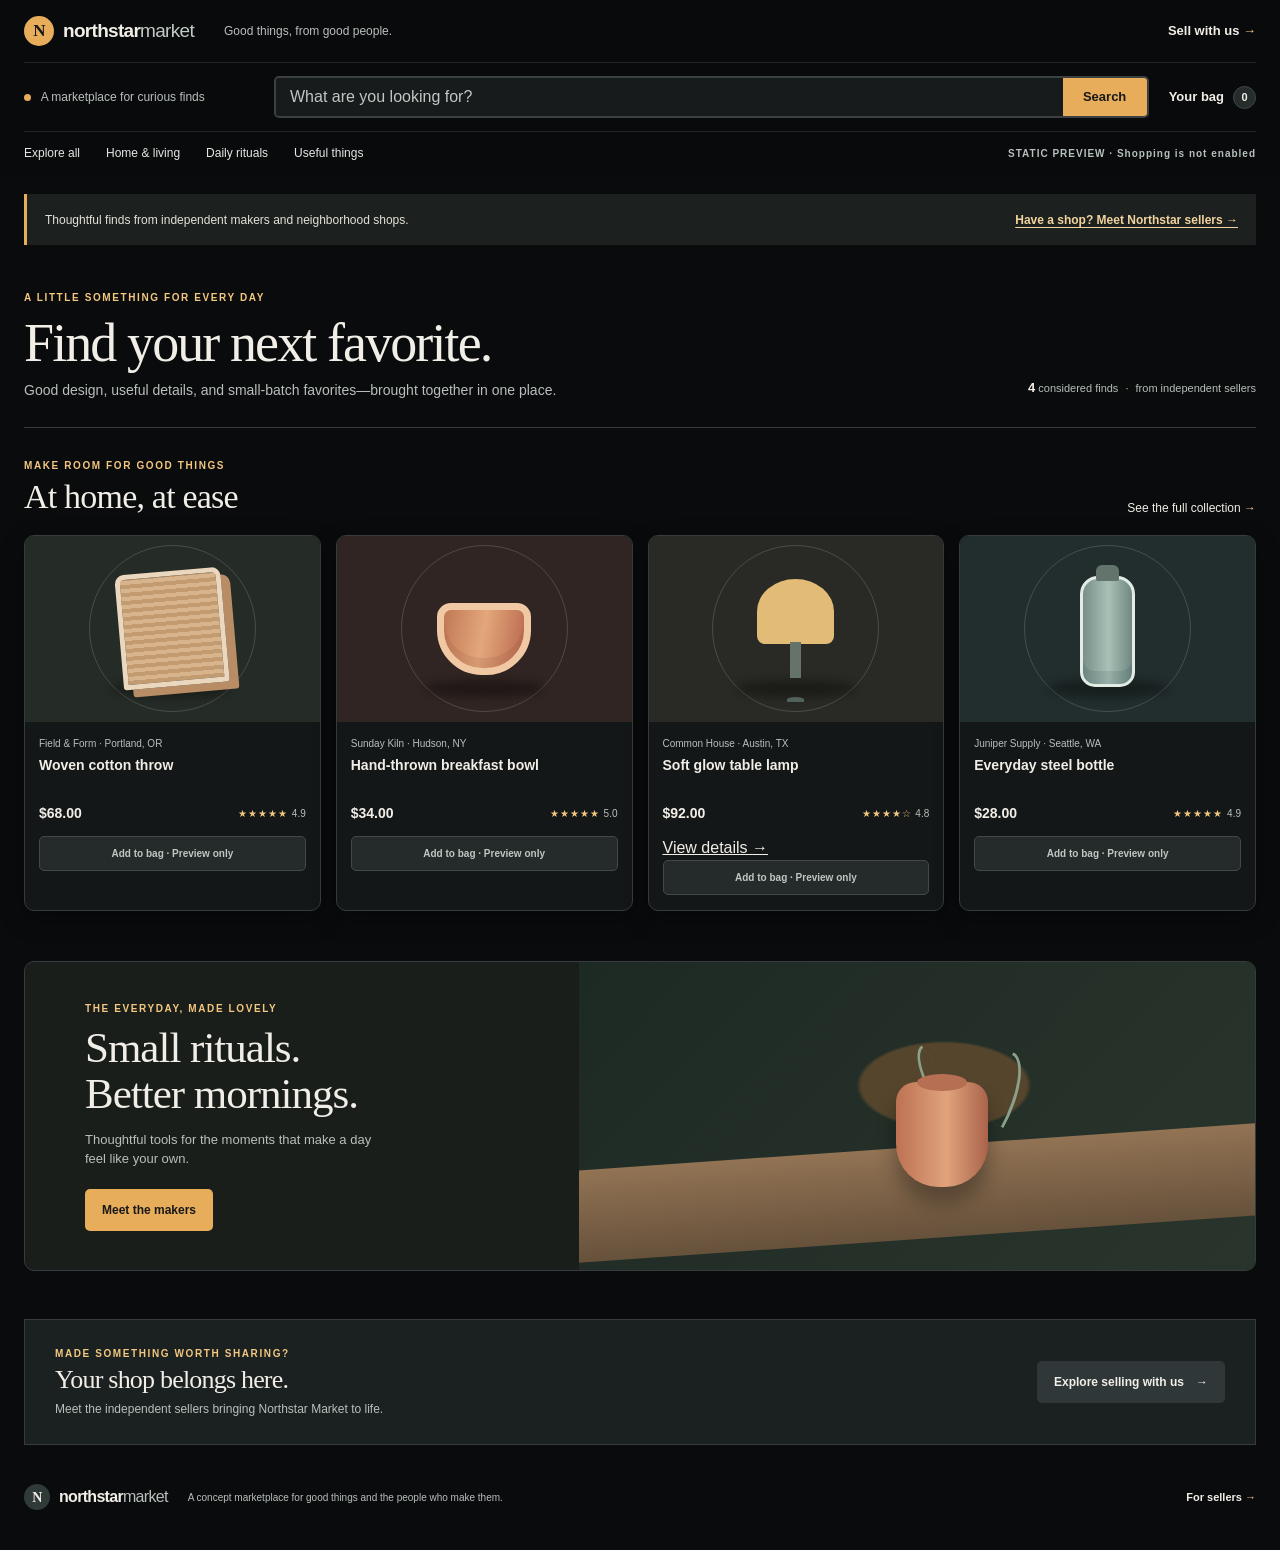
<file: index.html>
<!doctype html>
<html lang="en">
  <head>
    <meta charset="utf-8" />
    <meta name="viewport" content="width=device-width, initial-scale=1" />
    <meta
      name="description"
      content="A static marketplace concept for discovering thoughtful everyday goods from independent sellers."
    />
    <title>Northstar Market — Find your next favorite</title>
    <link rel="stylesheet" href="/styles.css" />
  </head>
  <body>
    <a class="skip-link" href="#main-content">Skip to content</a>

    <header class="site-header">
      <div class="utility-bar">
        <a class="brand" href="/" aria-label="Northstar Market home">
          <span class="brand-mark" aria-hidden="true">N</span>
          <span>northstar<span class="brand-market">market</span></span>
        </a>
        <span class="delivery-note">Good things, from good people.</span>
        <a class="seller-link" href="/sellers">Sell with us <span aria-hidden="true">→</span></a>
      </div>

      <div class="search-row">
        <span class="location-note"><span class="location-dot" aria-hidden="true"></span> A marketplace for curious finds</span>
        <form class="search-box" role="search" aria-label="Preview search">
          <label class="visually-hidden" for="market-search">Search the marketplace</label>
          <input id="market-search" type="search" placeholder="What are you looking for?" disabled />
          <button type="button" disabled aria-label="Search is not available in this preview">Search</button>
        </form>
        <span class="cart-note" aria-disabled="true">Your bag <span class="cart-count">0</span></span>
      </div>

      <nav class="category-nav" aria-label="Shop categories">
        <a href="#all-finds">Explore all</a>
        <a href="#home-goods">Home &amp; living</a>
        <a href="#daily-rituals">Daily rituals</a>
        <a href="#useful-things">Useful things</a>
        <span class="preview-label">STATIC PREVIEW · Shopping is not enabled</span>
      </nav>
    </header>

    <main id="main-content">
      <section class="welcome-strip" aria-label="Marketplace introduction">
        <p>Thoughtful finds from independent makers and neighborhood shops.</p>
        <a href="/sellers">Have a shop? Meet Northstar sellers <span aria-hidden="true">→</span></a>
      </section>

      <section class="catalog-intro" id="all-finds">
        <div>
          <p class="eyebrow">A little something for every day</p>
          <h1>Find your next favorite.</h1>
          <p class="intro-copy">Good design, useful details, and small-batch favorites—brought together in one place.</p>
        </div>
        <p class="results-note"><strong>4</strong> considered finds <span>·</span> from independent sellers</p>
      </section>

      <section class="aisle-section" id="home-goods" aria-labelledby="home-heading">
        <div class="section-heading">
          <div>
            <p class="eyebrow">Make room for good things</p>
            <h2 id="home-heading">At home, at ease</h2>
          </div>
          <a class="text-link" href="#daily-rituals">See the full collection <span aria-hidden="true">→</span></a>
        </div>

        <div class="product-grid">
          <article class="product-card">
            <div class="product-art art--linen" aria-hidden="true"><span class="art-object"></span><span class="art-shadow"></span></div>
            <div class="product-details">
              <p class="seller-name">Field &amp; Form · Portland, OR</p>
              <h3>Woven cotton throw</h3>
              <div class="product-meta"><span class="price">$68.00</span><span class="rating">★★★★★ <span>4.9</span></span></div>
              <button class="add-button" type="button" disabled>Add to bag · Preview only</button>
            </div>
          </article>

          <article class="product-card">
            <div class="product-art art--ceramic" aria-hidden="true"><span class="art-object"></span><span class="art-shadow"></span></div>
            <div class="product-details">
              <p class="seller-name">Sunday Kiln · Hudson, NY</p>
              <h3>Hand-thrown breakfast bowl</h3>
              <div class="product-meta"><span class="price">$34.00</span><span class="rating">★★★★★ <span>5.0</span></span></div>
              <button class="add-button" type="button" disabled>Add to bag · Preview only</button>
            </div>
          </article>

          <article class="product-card">
            <div class="product-art art--lamp" aria-hidden="true"><span class="art-object"></span><span class="art-shadow"></span></div>
            <div class="product-details">
              <p class="seller-name">Common House · Austin, TX</p>
              <h3>Soft glow table lamp</h3>
              <div class="product-meta"><span class="price">$92.00</span><span class="rating">★★★★☆ <span>4.8</span></span></div>
              <a class="product-detail-link" href="/products/soft-glow-table-lamp">View details <span aria-hidden="true">→</span></a>
              <button class="add-button" type="button" disabled>Add to bag · Preview only</button>
            </div>
          </article>

          <article class="product-card" id="useful-things">
            <div class="product-art art--bottle" aria-hidden="true"><span class="art-object"></span><span class="art-shadow"></span></div>
            <div class="product-details">
              <p class="seller-name">Juniper Supply · Seattle, WA</p>
              <h3>Everyday steel bottle</h3>
              <div class="product-meta"><span class="price">$28.00</span><span class="rating">★★★★★ <span>4.9</span></span></div>
              <button class="add-button" type="button" disabled>Add to bag · Preview only</button>
            </div>
          </article>
        </div>
      </section>

      <section class="ritual-band" id="daily-rituals" aria-labelledby="ritual-heading">
        <div class="ritual-copy">
          <p class="eyebrow">The everyday, made lovely</p>
          <h2 id="ritual-heading">Small rituals.<br />Better mornings.</h2>
          <p>Thoughtful tools for the moments that make a day feel like your own.</p>
          <a class="button-link" href="/sellers">Meet the makers</a>
        </div>
        <div class="ritual-art" aria-hidden="true"><span class="ritual-vessel"></span><span class="ritual-leaf leaf-one"></span><span class="ritual-leaf leaf-two"></span><span class="ritual-table"></span></div>
      </section>

      <section class="seller-callout">
        <div>
          <p class="eyebrow">Made something worth sharing?</p>
          <h2>Your shop belongs here.</h2>
          <p>Meet the independent sellers bringing Northstar Market to life.</p>
        </div>
        <a class="button-link button-link--dark" href="/sellers">Explore selling with us <span aria-hidden="true">→</span></a>
      </section>
    </main>

    <footer class="site-footer">
      <a class="brand brand--footer" href="/">
        <span class="brand-mark" aria-hidden="true">N</span>
        <span>northstar<span class="brand-market">market</span></span>
      </a>
      <p>A concept marketplace for good things and the people who make them.</p>
      <a href="/sellers">For sellers <span aria-hidden="true">→</span></a>
    </footer>
  </body>
</html>
</file>
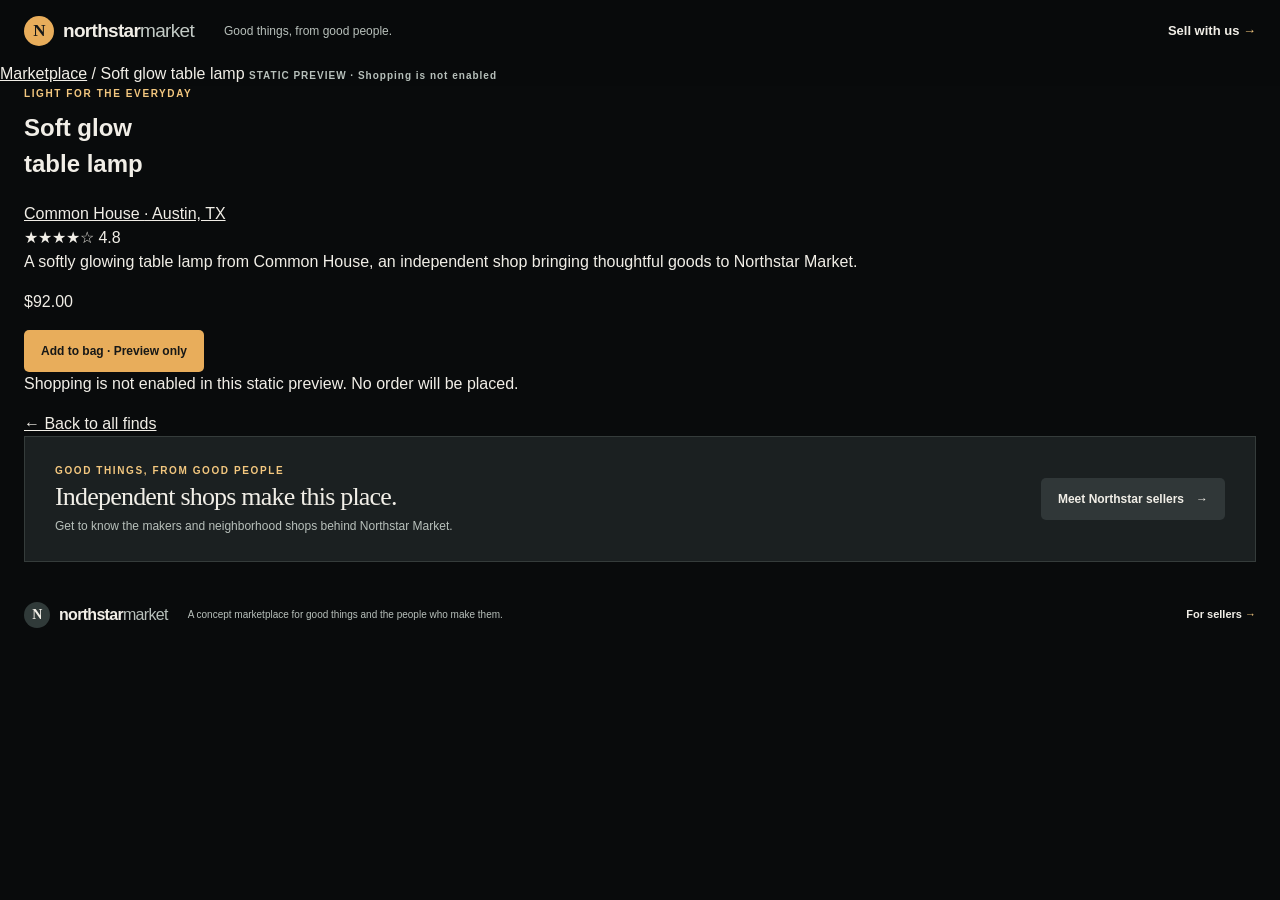
<file: product-lamp.html>
<!doctype html>
<html lang="en">
  <head>
    <meta charset="utf-8" />
    <meta name="viewport" content="width=device-width, initial-scale=1" />
    <meta
      name="description"
      content="Discover the Soft glow table lamp from Common House on Northstar Market."
    />
    <title>Soft glow table lamp — Northstar Market</title>
    <link rel="stylesheet" href="/styles.css" />
  </head>
  <body class="product-page">
    <a class="skip-link" href="#main-content">Skip to content</a>

    <header class="site-header">
      <div class="utility-bar">
        <a class="brand" href="/" aria-label="Northstar Market home">
          <span class="brand-mark" aria-hidden="true">N</span>
          <span>northstar<span class="brand-market">market</span></span>
        </a>
        <span class="delivery-note">Good things, from good people.</span>
        <a class="seller-link" href="/sellers">Sell with us <span aria-hidden="true">→</span></a>
      </div>
      <nav class="product-nav" aria-label="Breadcrumb">
        <a href="/">Marketplace</a>
        <span aria-hidden="true">/</span>
        <span aria-current="page">Soft glow table lamp</span>
        <span class="preview-label">STATIC PREVIEW · Shopping is not enabled</span>
      </nav>
    </header>

    <main id="main-content">
      <section class="product-detail" aria-labelledby="product-heading">
        <div class="product-detail-art" role="img" aria-label="Illustration of a soft glow table lamp">
          <span class="detail-sun" aria-hidden="true"></span>
          <span class="detail-lamp-shade" aria-hidden="true"></span>
          <span class="detail-lamp-stem" aria-hidden="true"></span>
          <span class="detail-lamp-base" aria-hidden="true"></span>
          <span class="detail-lamp-table" aria-hidden="true"></span>
        </div>

        <div class="product-detail-copy">
          <p class="eyebrow">Light for the everyday</p>
          <h1 id="product-heading">Soft glow<br />table lamp</h1>
          <a class="detail-seller" href="/sellers">Common House <span>· Austin, TX</span></a>

          <div class="detail-rating" aria-label="Rated 4.8 out of 5">
            <span aria-hidden="true">★★★★☆</span>
            <span>4.8</span>
          </div>

          <p class="detail-description">A softly glowing table lamp from Common House, an independent shop bringing thoughtful goods to Northstar Market.</p>

          <div class="detail-purchase">
            <p class="detail-price">$92.00</p>
            <button class="button-link detail-button" type="button" disabled aria-describedby="purchase-note">
              Add to bag · Preview only
            </button>
            <p id="purchase-note" class="detail-preview-note">Shopping is not enabled in this static preview. No order will be placed.</p>
          </div>

          <a class="detail-back-link" href="/">← Back to all finds</a>
        </div>
      </section>

      <section class="seller-callout product-seller-callout" aria-label="About the marketplace">
        <div>
          <p class="eyebrow">Good things, from good people</p>
          <h2>Independent shops make this place.</h2>
          <p>Get to know the makers and neighborhood shops behind Northstar Market.</p>
        </div>
        <a class="button-link button-link--dark" href="/sellers">Meet Northstar sellers <span aria-hidden="true">→</span></a>
      </section>
    </main>

    <footer class="site-footer">
      <a class="brand brand--footer" href="/">
        <span class="brand-mark" aria-hidden="true">N</span>
        <span>northstar<span class="brand-market">market</span></span>
      </a>
      <p>A concept marketplace for good things and the people who make them.</p>
      <a href="/sellers">For sellers <span aria-hidden="true">→</span></a>
    </footer>
  </body>
</html>
</file>
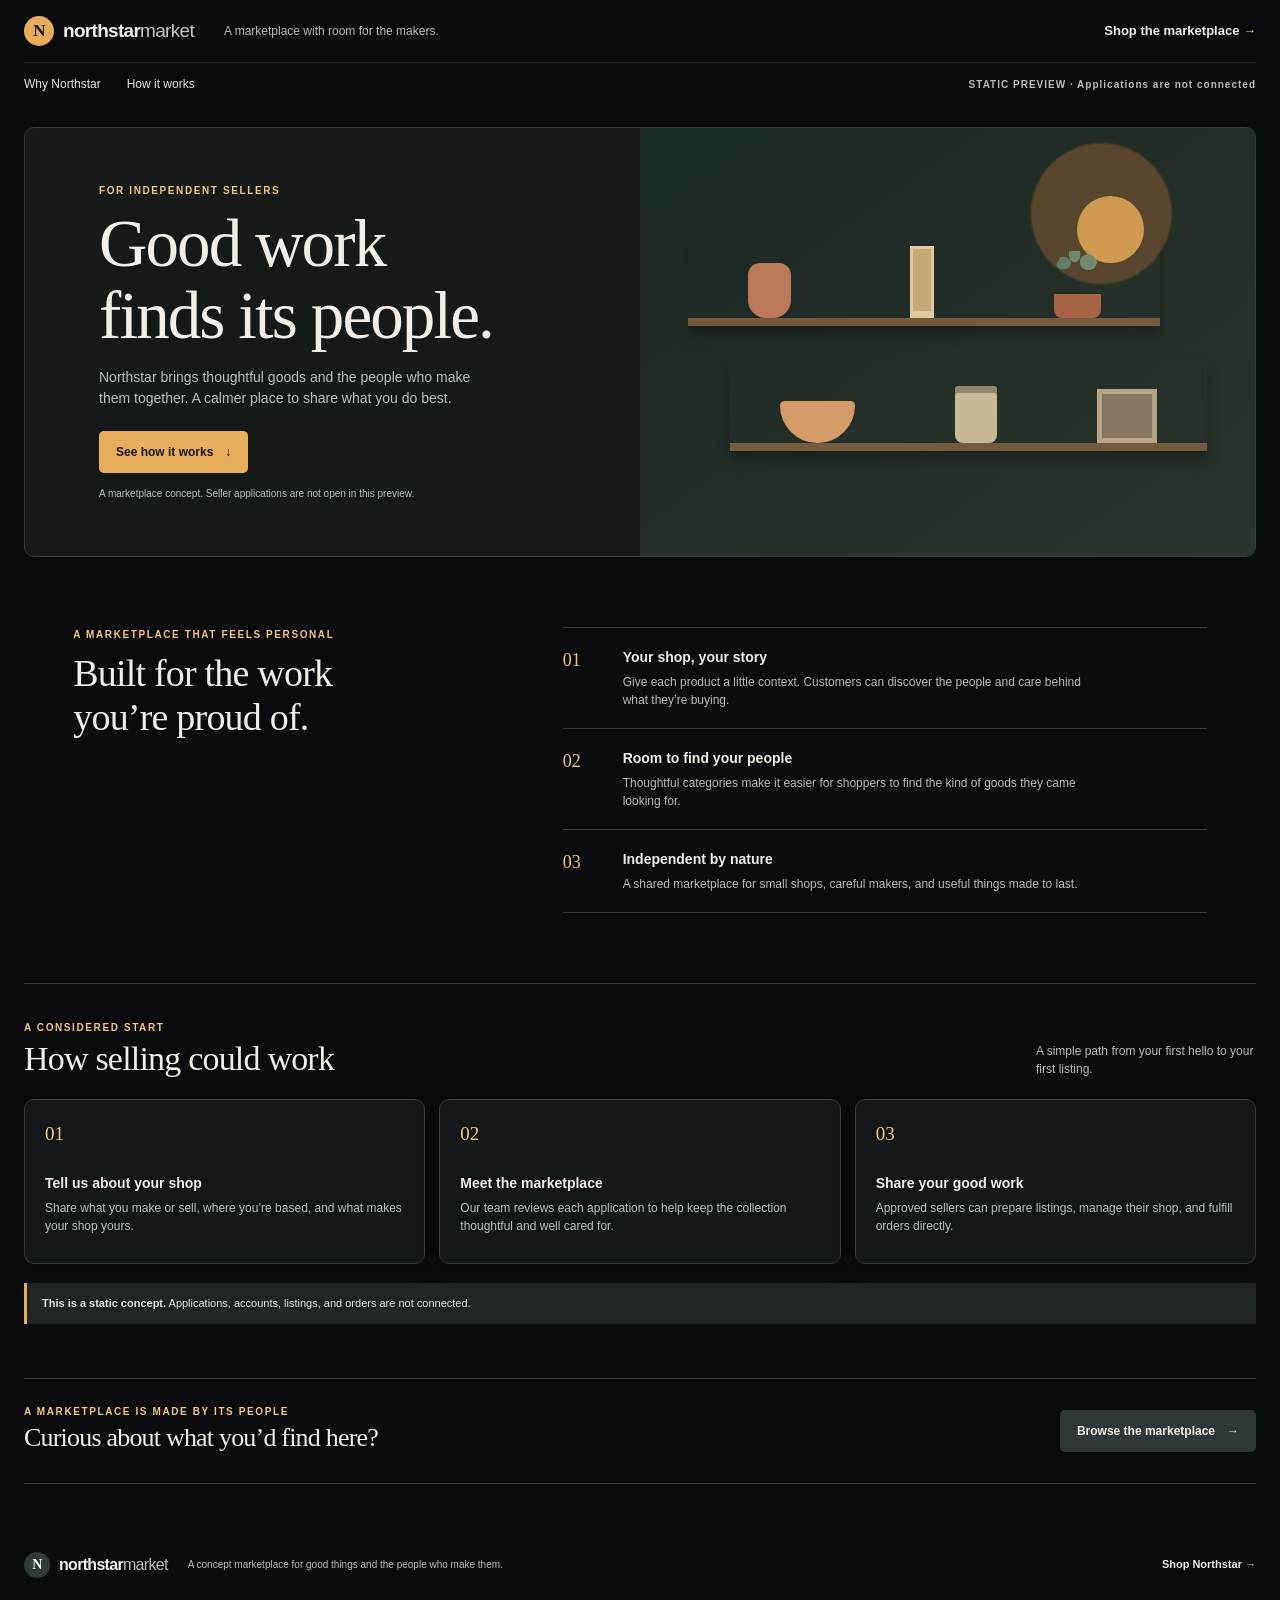
<file: sellers.html>
<!doctype html>
<html lang="en">
  <head>
    <meta charset="utf-8" />
    <meta name="viewport" content="width=device-width, initial-scale=1" />
    <meta
      name="description"
      content="Discover how independent makers and neighborhood shops can find a home at Northstar Market."
    />
    <title>Sell with Northstar Market — Good work finds its people</title>
    <link rel="stylesheet" href="/styles.css" />
  </head>
  <body class="seller-page">
    <a class="skip-link" href="#main-content">Skip to content</a>

    <header class="site-header">
      <div class="utility-bar">
        <a class="brand" href="/" aria-label="Northstar Market home">
          <span class="brand-mark" aria-hidden="true">N</span>
          <span>northstar<span class="brand-market">market</span></span>
        </a>
        <span class="delivery-note">A marketplace with room for the makers.</span>
        <a class="seller-link" href="/">Shop the marketplace <span aria-hidden="true">→</span></a>
      </div>
      <div class="seller-nav">
        <a href="#why-northstar">Why Northstar</a>
        <a href="#how-it-works">How it works</a>
        <span class="preview-label">STATIC PREVIEW · Applications are not connected</span>
      </div>
    </header>

    <main id="main-content">
      <section class="seller-hero" id="why-northstar">
        <div class="seller-hero-copy">
          <p class="eyebrow">For independent sellers</p>
          <h1>Good work<br />finds its people.</h1>
          <p>Northstar brings thoughtful goods and the people who make them together. A calmer place to share what you do best.</p>
          <a class="button-link" href="#how-it-works">See how it works <span aria-hidden="true">↓</span></a>
          <p class="hero-footnote">A marketplace concept. Seller applications are not open in this preview.</p>
        </div>
        <div class="seller-hero-art" aria-hidden="true">
          <div class="hero-shelf shelf-top"><span class="hero-vase"></span><span class="hero-book"></span><span class="hero-plant"></span></div>
          <div class="hero-shelf shelf-bottom"><span class="hero-bowl"></span><span class="hero-candle"></span><span class="hero-box"></span></div>
          <span class="hero-sun"></span>
        </div>
      </section>

      <section class="seller-benefits" aria-labelledby="benefits-heading">
        <div class="seller-section-intro">
          <p class="eyebrow">A marketplace that feels personal</p>
          <h2 id="benefits-heading">Built for the work<br />you’re proud of.</h2>
        </div>
        <div class="benefit-list">
          <article class="benefit-item">
            <span class="benefit-number">01</span>
            <div><h3>Your shop, your story</h3><p>Give each product a little context. Customers can discover the people and care behind what they’re buying.</p></div>
          </article>
          <article class="benefit-item">
            <span class="benefit-number">02</span>
            <div><h3>Room to find your people</h3><p>Thoughtful categories make it easier for shoppers to find the kind of goods they came looking for.</p></div>
          </article>
          <article class="benefit-item">
            <span class="benefit-number">03</span>
            <div><h3>Independent by nature</h3><p>A shared marketplace for small shops, careful makers, and useful things made to last.</p></div>
          </article>
        </div>
      </section>

      <section class="seller-steps" id="how-it-works" aria-labelledby="steps-heading">
        <div class="section-heading">
          <div>
            <p class="eyebrow">A considered start</p>
            <h2 id="steps-heading">How selling could work</h2>
          </div>
          <p class="steps-note">A simple path from your first hello to your first listing.</p>
        </div>
        <div class="steps-grid">
          <article class="step-card"><span>01</span><h3>Tell us about your shop</h3><p>Share what you make or sell, where you’re based, and what makes your shop yours.</p></article>
          <article class="step-card"><span>02</span><h3>Meet the marketplace</h3><p>Our team reviews each application to help keep the collection thoughtful and well cared for.</p></article>
          <article class="step-card"><span>03</span><h3>Share your good work</h3><p>Approved sellers can prepare listings, manage their shop, and fulfill orders directly.</p></article>
        </div>
        <p class="static-notice"><strong>This is a static concept.</strong> Applications, accounts, listings, and orders are not connected.</p>
      </section>

      <section class="seller-bottom-cta">
        <div>
          <p class="eyebrow">A marketplace is made by its people</p>
          <h2>Curious about what you’d find here?</h2>
        </div>
        <a class="button-link button-link--dark" href="/">Browse the marketplace <span aria-hidden="true">→</span></a>
      </section>
    </main>

    <footer class="site-footer">
      <a class="brand brand--footer" href="/">
        <span class="brand-mark" aria-hidden="true">N</span>
        <span>northstar<span class="brand-market">market</span></span>
      </a>
      <p>A concept marketplace for good things and the people who make them.</p>
      <a href="/">Shop Northstar <span aria-hidden="true">→</span></a>
    </footer>
  </body>
</html>
</file>
<file: styles.css>
@charset "UTF-8";

:root {
  color-scheme: dark;
  --ink: #f1eee7;
  --ink-soft: #b8c0bb;
  --ink-inverse: #171817;
  --navy: #182021;
  --navy-deep: #080a0b;
  --paper: #090b0c;
  --surface: #141718;
  --surface-raised: #1b2021;
  --sand: #202425;
  --line: #353c3b;
  --amber: #e8ad5b;
  --amber-deep: #f3c77f;
  --sage: #26302b;
  --radius-control: 5px;
  --radius-card: 10px;
  --content-width: 1240px;
  --shadow-soft: 0 8px 24px rgb(0 0 0 / 28%);
  font-family: Arial, Helvetica, sans-serif;
  color: var(--ink);
  background: var(--paper);
  font-synthesis: none;
  text-rendering: optimizeLegibility;
}

* { box-sizing: border-box; }

html { scroll-behavior: smooth; }

body {
  min-width: 320px;
  margin: 0;
  color: var(--ink);
  background: var(--paper);
  line-height: 1.5;
}

button, input { font: inherit; }
a { color: inherit; }
a:focus-visible, button:focus-visible, input:focus-visible {
  outline: 3px solid var(--amber);
  outline-offset: 3px;
}
::selection { color: var(--ink-inverse); background: var(--amber); }

.skip-link {
  position: absolute;
  z-index: 20;
  top: 8px;
  left: 8px;
  padding: 10px 14px;
  transform: translateY(-160%);
  color: var(--ink);
  background: var(--surface-raised);
  border: 1px solid var(--line);
  border-radius: var(--radius-control);
}
.skip-link:focus { transform: translateY(0); }
.visually-hidden {
  position: absolute;
  width: 1px;
  height: 1px;
  padding: 0;
  overflow: hidden;
  clip: rect(0, 0, 0, 0);
  white-space: nowrap;
  border: 0;
}

.site-header { color: var(--ink); background: var(--navy-deep); }
.utility-bar, .search-row, .category-nav, .seller-nav {
  display: flex;
  align-items: center;
  width: min(100% - 48px, var(--content-width));
  margin-inline: auto;
}
.utility-bar { min-height: 62px; gap: 30px; }
.brand {
  display: inline-flex;
  align-items: center;
  gap: 9px;
  flex: 0 0 auto;
  color: var(--ink);
  font-size: 19px;
  font-weight: 700;
  letter-spacing: -0.7px;
  text-decoration: none;
}
.brand-mark {
  display: grid;
  width: 30px;
  height: 30px;
  place-items: center;
  color: var(--ink-inverse);
  background: var(--amber);
  border-radius: 50%;
  font-family: Georgia, serif;
  font-size: 17px;
  font-weight: 700;
}
.brand-market { color: #c3cbc6; font-weight: 400; }
.delivery-note { color: var(--ink-soft); font-size: 12px; }
.seller-link {
  margin-left: auto;
  color: var(--ink);
  font-size: 13px;
  font-weight: 700;
  text-decoration: none;
}
.seller-link span, .text-link span, .site-footer > a:last-child span { color: var(--amber-deep); }

.search-row {
  min-height: 69px;
  gap: 20px;
  border-top: 1px solid rgb(255 255 255 / 10%);
}
.location-note { flex: 0 0 230px; color: var(--ink-soft); font-size: 12px; }
.location-dot { display: inline-block; width: 7px; height: 7px; margin-right: 7px; background: var(--amber); border-radius: 50%; }
.search-box {
  display: flex;
  flex: 1;
  height: 42px;
  overflow: hidden;
  background: #171b1c;
  border: 2px solid #3b4140;
  border-radius: var(--radius-control);
}
.search-box:focus-within { border-color: var(--amber); }
.search-box input {
  width: 100%;
  min-width: 0;
  padding: 0 14px;
  color: var(--ink);
  background: #171b1c;
  border: 0;
}
.search-box input:disabled { color: #c1c7c3; opacity: 1; -webkit-text-fill-color: #c1c7c3; }
.search-box input::placeholder { color: #b0b8b3; opacity: 1; }
.search-box button {
  min-width: 84px;
  color: var(--ink-inverse);
  background: var(--amber);
  border: 0;
  font-size: 13px;
  font-weight: 700;
}
.search-box button:disabled { cursor: not-allowed; opacity: 1; }
.cart-note { display: flex; align-items: center; gap: 9px; font-size: 13px; font-weight: 700; white-space: nowrap; }
.cart-count { display: grid; width: 23px; height: 23px; place-items: center; color: var(--ink); background: #262c2c; border: 1px solid #414847; border-radius: 50%; font-size: 11px; }

.category-nav, .seller-nav { min-height: 43px; gap: 26px; border-top: 1px solid rgb(255 255 255 / 10%); }
.category-nav a, .seller-nav a { color: #e6e8e3; font-size: 12px; text-decoration: none; }
.category-nav a:hover, .seller-nav a:hover, .seller-link:hover { color: var(--amber-deep); }
.preview-label { margin-left: auto; color: #b7c0bb; font-size: 10px; font-weight: 700; letter-spacing: 1px; }

main { width: min(100% - 48px, var(--content-width)); margin-inline: auto; }
.welcome-strip {
  display: flex;
  justify-content: space-between;
  align-items: center;
  gap: 18px;
  min-height: 51px;
  margin-top: 20px;
  padding: 10px 18px;
  color: #e4e1d7;
  background: #1c2120;
  border-left: 3px solid var(--amber);
  font-size: 12px;
}
.welcome-strip p { margin: 0; }
.welcome-strip a { color: #f2d39e; font-weight: 700; text-decoration-thickness: 1px; text-underline-offset: 3px; }

.catalog-intro {
  display: flex;
  justify-content: space-between;
  align-items: end;
  gap: 24px;
  padding: 45px 0 26px;
  border-bottom: 1px solid var(--line);
}
.eyebrow { margin: 0 0 9px; color: var(--amber-deep); font-size: 10px; font-weight: 700; letter-spacing: 1.6px; text-transform: uppercase; }
h1, h2, h3, p { margin-top: 0; }
.catalog-intro h1, .seller-hero h1 {
  margin-bottom: 8px;
  font-family: Georgia, "Times New Roman", serif;
  font-size: clamp(36px, 5vw, 54px);
  font-weight: 400;
  letter-spacing: -1.9px;
  line-height: 1.08;
}
.intro-copy { max-width: 570px; margin-bottom: 0; color: var(--ink-soft); font-size: 14px; }
.results-note { margin: 0 0 4px; color: var(--ink-soft); font-size: 11px; white-space: nowrap; }
.results-note strong { color: var(--ink); font-size: 13px; }
.results-note span { padding-inline: 4px; color: var(--amber-deep); }

.aisle-section { padding: 30px 0 40px; }
.section-heading { display: flex; justify-content: space-between; align-items: end; gap: 20px; margin-bottom: 18px; }
.section-heading .eyebrow { margin-bottom: 4px; }
.section-heading h2, .seller-benefits h2, .seller-steps h2, .seller-bottom-cta h2, .seller-callout h2 {
  margin-bottom: 0;
  font-family: Georgia, "Times New Roman", serif;
  font-size: clamp(25px, 3vw, 34px);
  font-weight: 400;
  letter-spacing: -0.8px;
  line-height: 1.16;
}
.text-link { color: var(--ink); font-size: 12px; text-decoration: none; }
.text-link:hover { text-decoration: underline; text-underline-offset: 3px; }
.product-grid { display: grid; grid-template-columns: repeat(4, minmax(0, 1fr)); gap: 15px; }
.product-card { min-width: 0; overflow: hidden; background: var(--surface); border: 1px solid var(--line); border-radius: var(--radius-card); box-shadow: var(--shadow-soft); }
.product-art { position: relative; display: grid; height: 186px; overflow: hidden; place-items: center; }
.product-art::before { position: absolute; width: 165px; height: 165px; content: ""; border: 1px solid rgb(255 255 255 / 16%); border-radius: 50%; }
.art-shadow { position: absolute; bottom: 25px; width: 120px; height: 17px; background: rgb(0 0 0 / 35%); border-radius: 50%; filter: blur(5px); }
.art-object { position: relative; z-index: 1; display: block; }
.art--linen { background: #252b26; }
.art--linen .art-object { width: 106px; height: 115px; background: repeating-linear-gradient(0deg, #c29b70 0 4px, #d8b48d 4px 8px); border: 5px solid #ebd7bd; border-radius: 9px 9px 3px 3px; box-shadow: 9px 8px 0 #b88d66; transform: rotate(-5deg); }
.art--ceramic { background: #302522; }
.art--ceramic .art-object { width: 94px; height: 72px; margin-top: 20px; background: linear-gradient(100deg, #c17855, #e3a77b 48%, #b8674d); border: 7px solid #f0c9a4; border-radius: 14px 14px 45px 45px; box-shadow: inset 0 -10px 0 rgb(112 61 43 / 12%); }
.art--lamp { background: #292a25; }
.art--lamp .art-object { width: 77px; height: 65px; margin-top: -34px; background: #e2bc76; border-radius: 50% 50% 8px 8px; box-shadow: 0 88px 0 -30px #52615b; }
.art--lamp .art-object::after { position: absolute; top: 63px; left: 33px; width: 11px; height: 36px; content: ""; background: #66736b; }
.art--bottle { background: #222d2d; }
.art--bottle .art-object { width: 55px; height: 111px; margin-top: 6px; background: linear-gradient(90deg, #788f8b, #a9c0b6 52%, #708783); border: 3px solid #e2ebe4; border-radius: 18px 18px 15px 15px; box-shadow: inset 0 -13px 0 rgb(35 64 61 / 13%); }
.art--bottle .art-object::before { position: absolute; top: -14px; left: 13px; width: 23px; height: 16px; content: ""; background: #63746c; border-radius: 6px 6px 2px 2px; }
.product-details { padding: 14px 14px 15px; }
.seller-name { margin-bottom: 5px; color: var(--ink-soft); font-size: 10px; }
.product-details h3 { min-height: 40px; margin-bottom: 7px; font-size: 14px; font-weight: 600; line-height: 1.35; }
.product-meta { display: flex; justify-content: space-between; align-items: center; gap: 6px; margin-bottom: 12px; }
.price { font-size: 14px; font-weight: 700; font-variant-numeric: tabular-nums; }
.rating { color: var(--amber-deep); font-size: 10px; letter-spacing: 1px; white-space: nowrap; }
.rating span { color: var(--ink-soft); letter-spacing: 0; }
.add-button { width: 100%; min-height: 35px; padding: 7px 5px; color: #c0c7c2; background: #252a2b; border: 1px solid #424948; border-radius: var(--radius-control); font-size: 10px; font-weight: 700; }
.add-button:disabled { cursor: not-allowed; }

.ritual-band { display: grid; grid-template-columns: 0.9fr 1.1fr; min-height: 310px; margin: 10px 0 48px; overflow: hidden; background: #191e1a; border: 1px solid var(--line); border-radius: var(--radius-card); }
.ritual-copy { align-self: center; padding: 36px clamp(24px, 5vw, 60px); }
.ritual-copy h2 { margin-bottom: 12px; font-family: Georgia, "Times New Roman", serif; font-size: clamp(30px, 4vw, 43px); font-weight: 400; letter-spacing: -1px; line-height: 1.08; }
.ritual-copy > p:not(.eyebrow) { max-width: 300px; margin-bottom: 20px; color: var(--ink-soft); font-size: 13px; }
.button-link { display: inline-flex; min-height: 42px; align-items: center; justify-content: center; gap: 12px; padding: 0 17px; color: var(--ink-inverse); background: var(--amber); border: 0; border-radius: var(--radius-control); font-size: 12px; font-weight: 700; text-decoration: none; }
.button-link:hover { background: #f2bd70; }
.button-link:focus-visible { outline-offset: 4px; }
.ritual-art { position: relative; min-height: 250px; overflow: hidden; background: radial-gradient(ellipse at 54% 40%, #55452d 0 16%, transparent 17%), linear-gradient(135deg, #1d2923, #29352c); }
.ritual-table { position: absolute; right: -4%; bottom: 10%; left: -4%; height: 30%; background: linear-gradient(0deg, #66513b, #927354); transform: rotate(-4deg); }
.ritual-vessel { position: absolute; z-index: 2; bottom: 27%; left: 47%; width: 92px; height: 105px; background: linear-gradient(90deg, #bd7254, #e0a37b 55%, #aa634b); border-radius: 20px 20px 43px 43px; box-shadow: 0 16px 20px rgb(0 0 0 / 30%); }
.ritual-vessel::before { position: absolute; top: -8px; left: 21px; width: 50px; height: 17px; content: ""; background: #b76f53; border-radius: 50%; }
.ritual-leaf { position: absolute; z-index: 1; bottom: 48%; left: 55%; width: 27px; height: 87px; border: 3px solid #8ca18a; border-right: 0; border-bottom: 0; border-radius: 100% 0 0; transform: rotate(-25deg); transform-origin: bottom; }
.leaf-one { transform: rotate(-38deg); }
.leaf-two { left: 59%; height: 72px; transform: rotate(28deg) scaleX(-1); }

.seller-callout, .seller-bottom-cta { display: flex; justify-content: space-between; align-items: center; gap: 28px; padding: 26px 30px; background: var(--surface-raised); border: 1px solid var(--line); }
.seller-callout .eyebrow, .seller-bottom-cta .eyebrow { margin-bottom: 4px; }
.seller-callout h2, .seller-bottom-cta h2 { margin-bottom: 5px; font-size: 26px; }
.seller-callout p:not(.eyebrow) { margin-bottom: 0; color: var(--ink-soft); font-size: 12px; }
.button-link--dark { color: var(--ink); background: #303738; white-space: nowrap; }
.button-link--dark:hover { background: #414a49; }

.site-footer { display: flex; align-items: center; gap: 20px; width: min(100% - 48px, var(--content-width)); min-height: 105px; margin-inline: auto; }
.brand--footer { color: var(--ink); font-size: 16px; }
.brand--footer .brand-mark { width: 26px; height: 26px; color: var(--ink); background: #303a39; font-size: 14px; }
.brand--footer .brand-market { color: var(--ink-soft); }
.site-footer p { margin: 0; color: var(--ink-soft); font-size: 10px; }
.site-footer > a:last-child { margin-left: auto; font-size: 11px; font-weight: 700; text-decoration: none; }

/* Seller page */
.seller-page .seller-nav { justify-content: flex-start; }
.seller-hero { display: grid; grid-template-columns: 1fr 1fr; min-height: 430px; margin-top: 22px; overflow: hidden; background: #151a19; border: 1px solid var(--line); border-radius: var(--radius-card); }
.seller-hero-copy { align-self: center; padding: 52px clamp(28px, 6vw, 74px); }
.seller-hero h1 { margin-bottom: 16px; font-size: clamp(43px, 6vw, 67px); }
.seller-hero-copy > p:not(.eyebrow):not(.hero-footnote) { max-width: 390px; margin-bottom: 22px; color: var(--ink-soft); font-size: 14px; }
.hero-footnote { margin: 13px 0 0; color: var(--ink-soft); font-size: 10px; }
.seller-hero-art { position: relative; display: flex; flex-direction: column; justify-content: center; gap: 32px; overflow: hidden; padding: 48px; background: radial-gradient(circle at 75% 20%, #58462e 0 12%, transparent 12.5%), linear-gradient(145deg, #1b2923, #2a342c); }
.hero-sun { position: absolute; top: 16%; right: 18%; width: 67px; height: 67px; background: #d09a51; border-radius: 50%; }
.hero-shelf { position: relative; z-index: 1; display: flex; height: 93px; align-items: end; justify-content: space-around; border-bottom: 8px solid #745a3e; box-shadow: 0 10px 12px rgb(0 0 0 / 28%); }
.shelf-top { margin-right: 9%; }
.shelf-bottom { margin-left: 8%; }
.hero-vase { width: 43px; height: 55px; background: #bc795a; border-radius: 12px 12px 18px 18px; }
.hero-book { width: 24px; height: 72px; background: #c4a873; border: 3px solid #e0c99f; border-bottom-width: 7px; }
.hero-plant { width: 47px; height: 67px; background: radial-gradient(ellipse at 20% 28%, #637d68 0 14%, transparent 15%), radial-gradient(ellipse at 73% 26%, #718a72 0 17%, transparent 18%), radial-gradient(ellipse at 44% 6%, #73896e 0 15%, transparent 16%); border-bottom: 24px solid #a76348; border-radius: 40% 40% 8px 8px; }
.hero-bowl { width: 75px; height: 42px; background: #d29b68; border-radius: 5px 5px 40px 40px; }
.hero-candle { width: 42px; height: 57px; background: #c8b996; border-radius: 4px 4px 8px 8px; box-shadow: inset 0 7px 0 #93866e; }
.hero-box { width: 60px; height: 54px; background: #85765f; border: 5px solid #b9a487; }

.seller-benefits { display: grid; grid-template-columns: 0.8fr 1.2fr; gap: 60px; padding: 70px 4%; }
.seller-benefits h2 { font-size: 38px; }
.benefit-list { border-top: 1px solid var(--line); }
.benefit-item { display: grid; grid-template-columns: 48px 1fr; gap: 12px; padding: 19px 0; border-bottom: 1px solid var(--line); }
.benefit-number { color: var(--amber-deep); font-family: Georgia, serif; font-size: 18px; }
.benefit-item h3, .step-card h3 { margin-bottom: 5px; font-size: 14px; }
.benefit-item p, .step-card p { max-width: 470px; margin-bottom: 0; color: var(--ink-soft); font-size: 12px; }
.seller-steps { padding: 36px 0 54px; border-top: 1px solid var(--line); }
.steps-note { max-width: 220px; margin: 0; color: var(--ink-soft); font-size: 12px; }
.steps-grid { display: grid; grid-template-columns: repeat(3, minmax(0, 1fr)); gap: 14px; margin-top: 21px; }
.step-card { min-height: 165px; padding: 20px; background: var(--surface); border: 1px solid var(--line); border-radius: var(--radius-card); box-shadow: var(--shadow-soft); }
.step-card > span { display: inline-block; margin-bottom: 24px; color: var(--amber-deep); font-family: Georgia, serif; font-size: 19px; }
.static-notice { margin: 19px 0 0; padding: 12px 15px; color: #e0e5df; background: #202625; border-left: 3px solid var(--amber); font-size: 11px; }
.seller-bottom-cta { margin-bottom: 28px; padding: 25px 0; background: transparent; border-inline: 0; }

@media (max-width: 850px) {
  .utility-bar, .search-row, .category-nav, .seller-nav, main, .site-footer { width: min(100% - 32px, var(--content-width)); }
  .location-note { flex-basis: 185px; }
  .category-nav, .seller-nav { gap: 18px; overflow-x: auto; white-space: nowrap; }
  .category-nav .preview-label, .seller-nav .preview-label { display: none; }
  .product-grid { grid-template-columns: repeat(2, minmax(0, 1fr)); gap: 12px; }
  .product-art { height: 210px; }
  .seller-benefits { gap: 30px; padding-inline: 1%; }
  .seller-hero { min-height: 390px; }
}

@media (max-width: 580px) {
  .utility-bar, .search-row, .category-nav, .seller-nav, main, .site-footer { width: min(100% - 28px, var(--content-width)); }
  .utility-bar { min-height: 55px; gap: 12px; }
  .brand { font-size: 17px; }
  .delivery-note { display: none; }
  .seller-link { font-size: 11px; }
  .search-row { min-height: 62px; gap: 10px; }
  .location-note { display: none; }
  .search-box { height: 40px; }
  .search-box button { min-width: 70px; }
  .cart-note { gap: 5px; font-size: 11px; }
  .category-nav, .seller-nav { min-height: 40px; gap: 19px; }
  .category-nav a, .seller-nav a { font-size: 11px; }
  .welcome-strip { align-items: flex-start; flex-direction: column; gap: 5px; margin-top: 14px; font-size: 11px; }
  .catalog-intro { align-items: flex-start; flex-direction: column; gap: 14px; padding-top: 34px; }
  .catalog-intro h1 { font-size: 39px; }
  .intro-copy { font-size: 13px; }
  .results-note { font-size: 10px; }
  .section-heading { align-items: flex-start; flex-direction: column; gap: 9px; }
  .section-heading h2 { font-size: 28px; }
  .product-grid { gap: 9px; }
  .product-art { height: 150px; }
  .product-art::before { width: 130px; height: 130px; }
  .product-details { padding: 11px 10px 12px; }
  .product-details h3 { min-height: 39px; font-size: 12px; }
  .seller-name { font-size: 9px; }
  .rating { font-size: 8px; letter-spacing: 0; }
  .rating span { display: none; }
  .price { font-size: 12px; }
  .add-button { font-size: 9px; }
  .ritual-band { grid-template-columns: 1fr; margin-bottom: 28px; }
  .ritual-copy { padding: 30px 24px 22px; }
  .ritual-art { min-height: 210px; }
  .ritual-vessel { left: 43%; }
  .seller-callout, .seller-bottom-cta { align-items: flex-start; flex-direction: column; padding: 22px 18px; }
  .seller-callout h2, .seller-bottom-cta h2 { font-size: 24px; }
  .site-footer { flex-wrap: wrap; gap: 8px 14px; padding-block: 18px; }
  .site-footer p { flex-basis: 100%; order: 3; }
  .site-footer > a:last-child { margin-left: auto; }
  .seller-hero { grid-template-columns: 1fr; }
  .seller-hero-copy { padding: 38px 25px 30px; }
  .seller-hero h1 { font-size: 49px; }
  .seller-hero-art { min-height: 260px; padding: 26px 30px; }
  .seller-benefits { grid-template-columns: 1fr; gap: 24px; padding: 48px 2%; }
  .seller-benefits h2 { font-size: 32px; }
  .seller-steps { padding-top: 30px; }
  .steps-note { max-width: none; }
  .steps-grid { grid-template-columns: 1fr; }
  .step-card { min-height: 0; }
  .step-card > span { margin-bottom: 14px; }
  .seller-bottom-cta { padding-inline: 0; }
}

@media (prefers-reduced-motion: reduce) {
  html { scroll-behavior: auto; }
  *, *::before, *::after { animation-duration: 0.01ms !important; animation-iteration-count: 1 !important; transition-duration: 0.01ms !important; }
}
</file>
